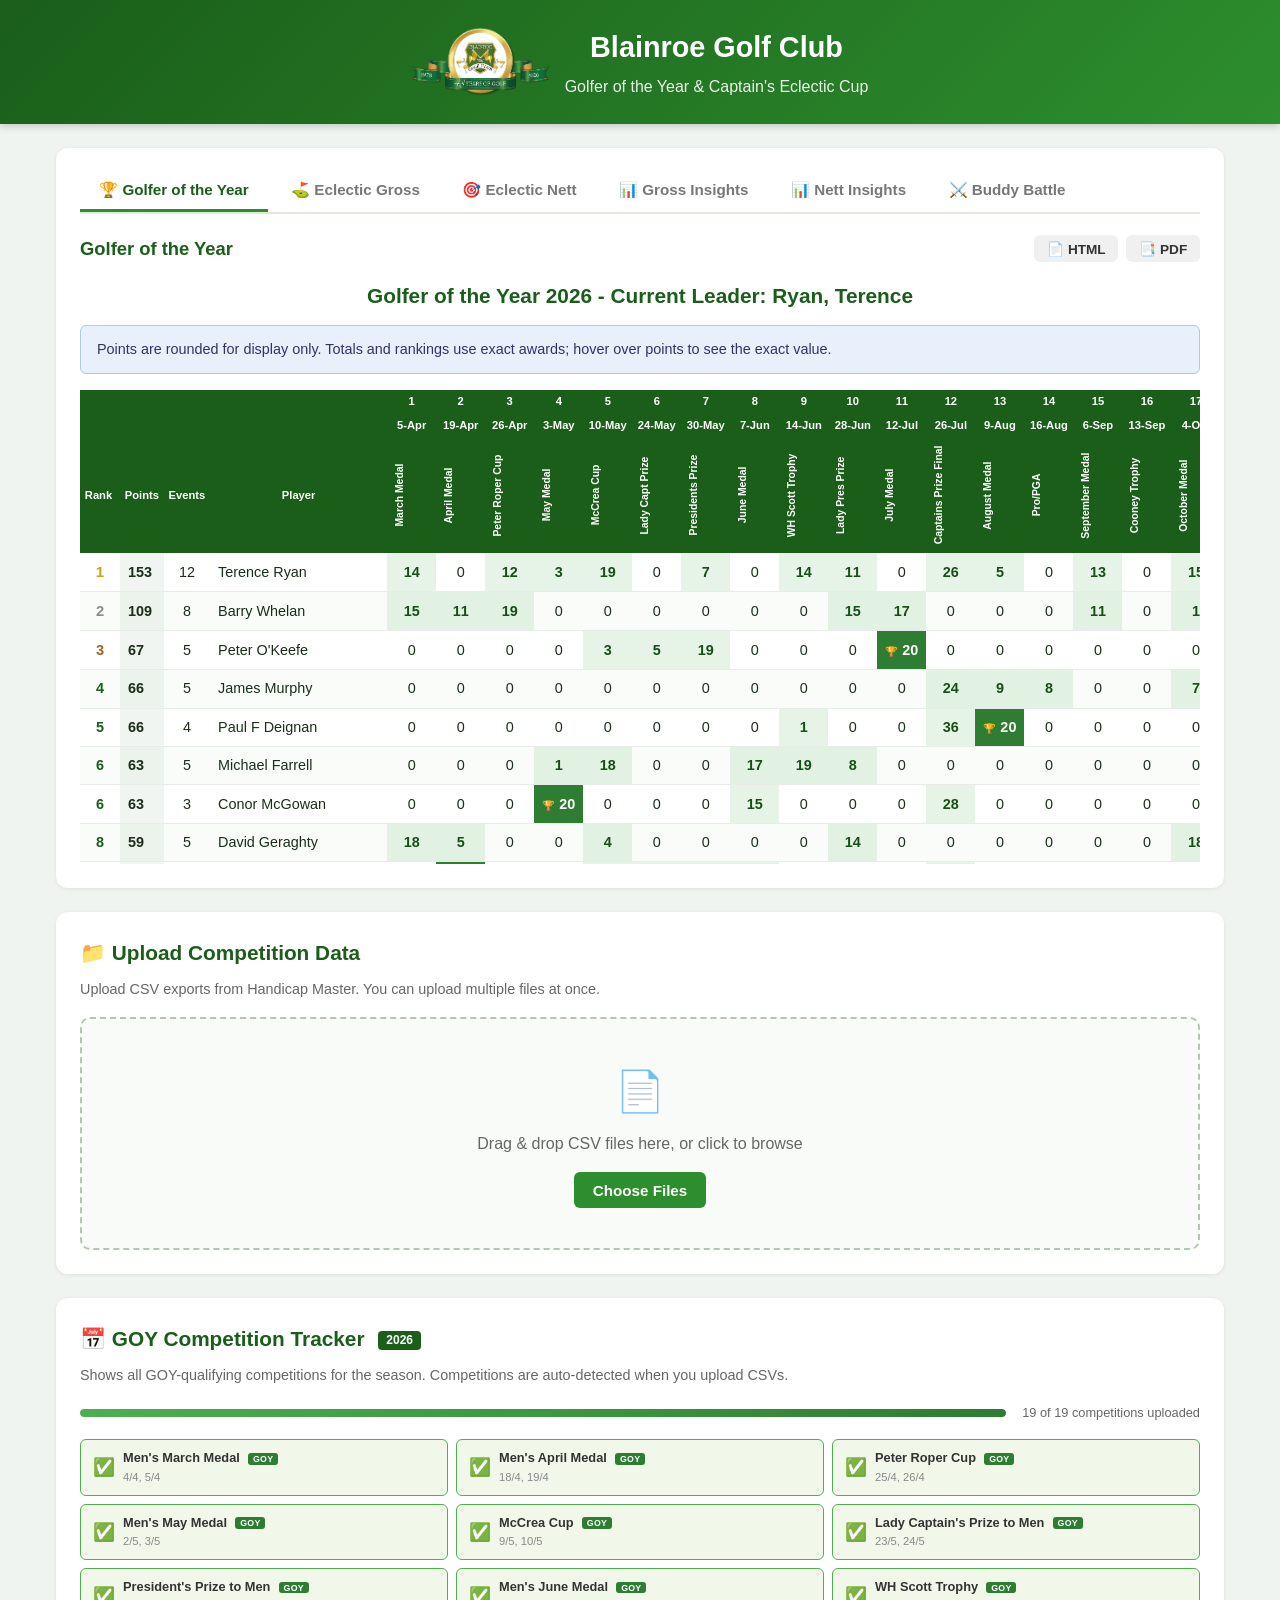
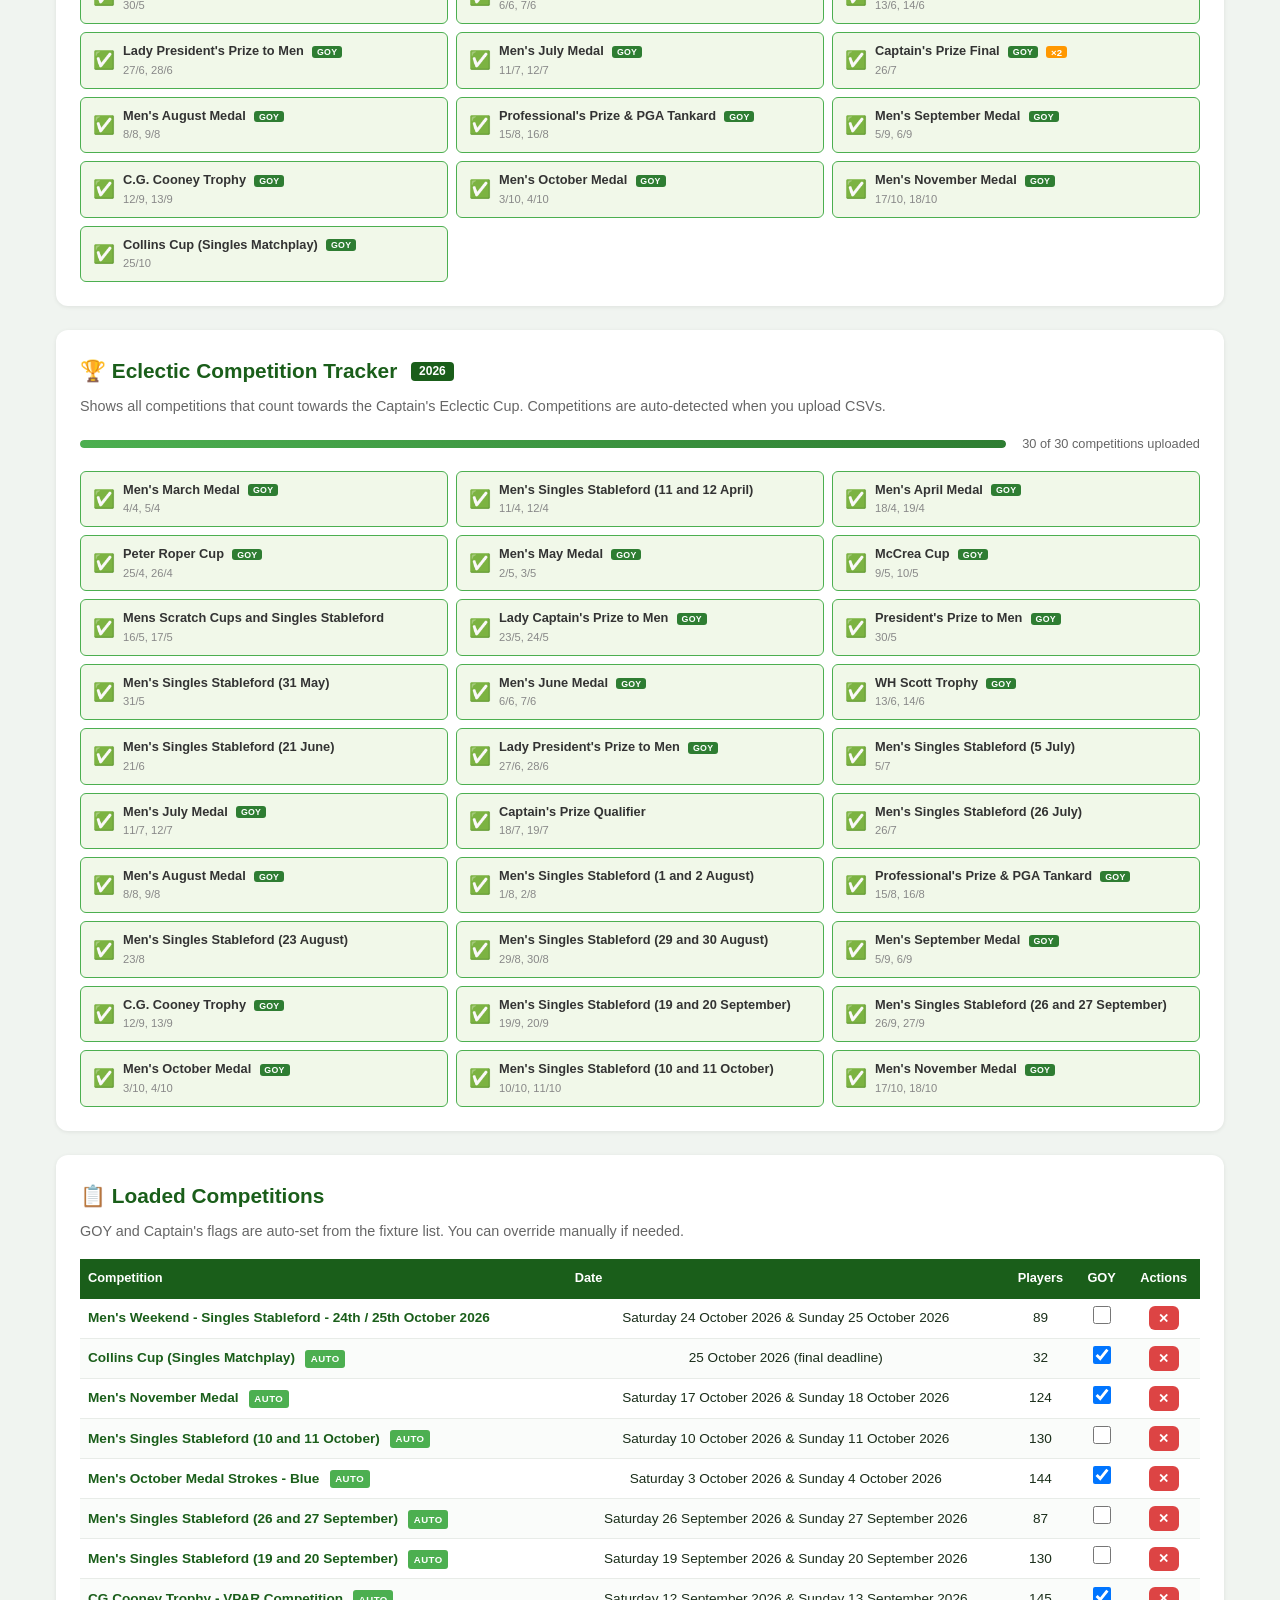
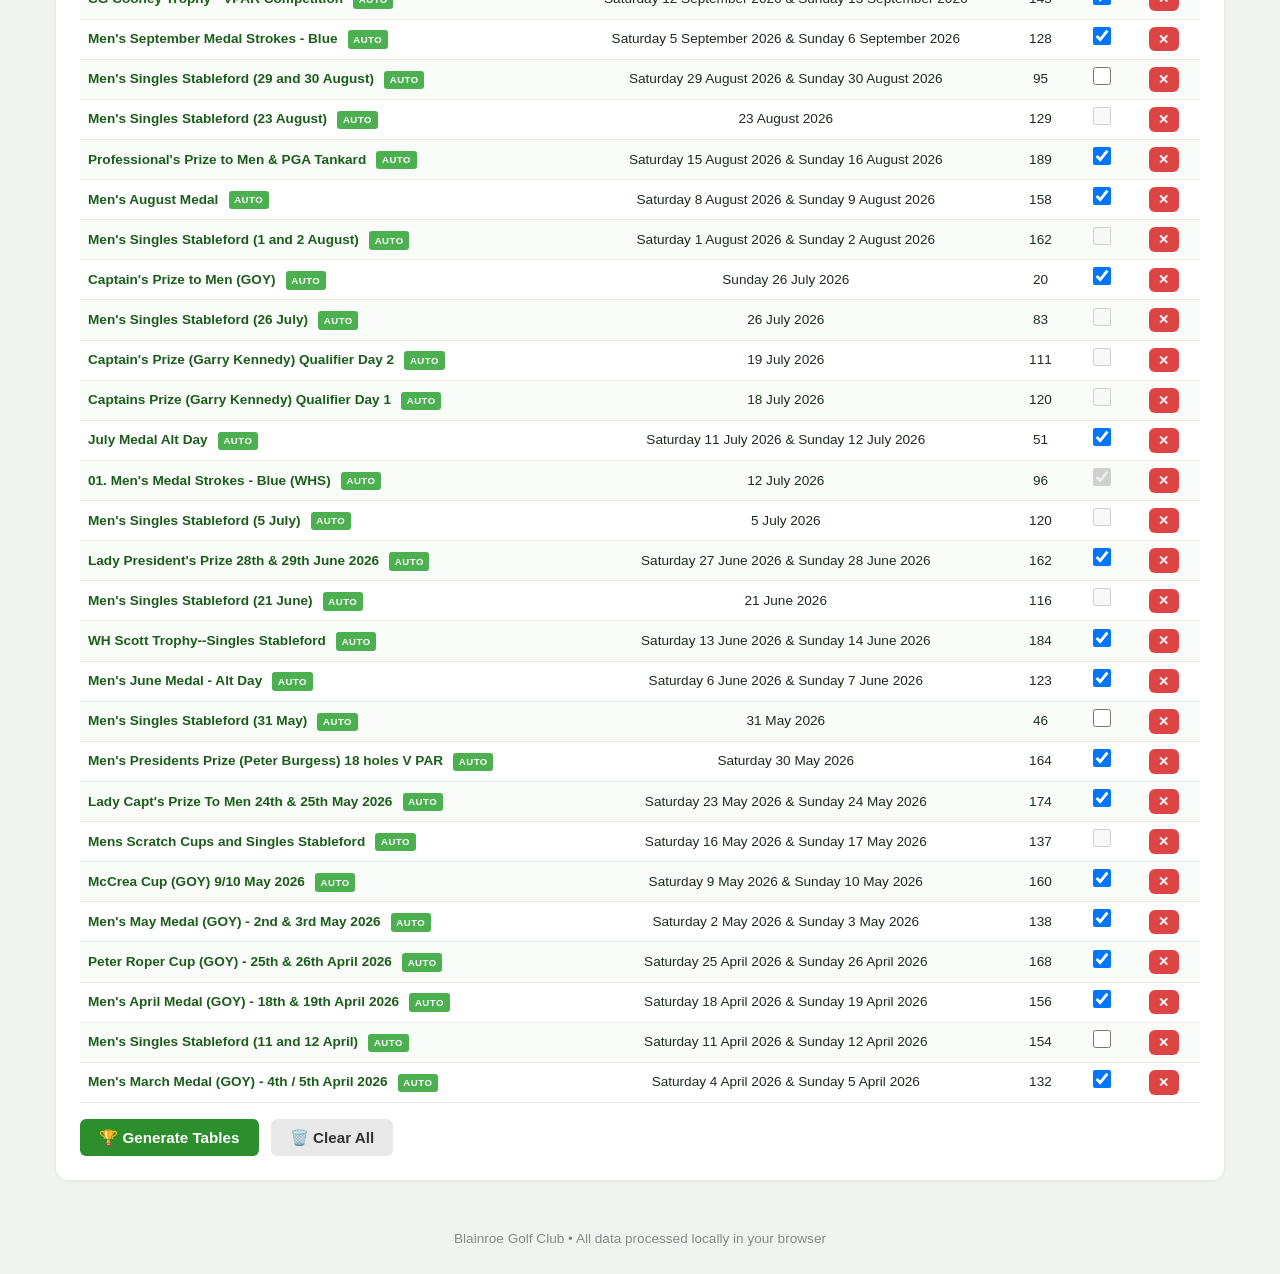
<file: index.html>
<!DOCTYPE html>
<html lang="en">
<head>
    <meta charset="UTF-8">
    <meta name="viewport" content="width=device-width, initial-scale=1.0">
    <title>Blainroe Golf Club - GOY &amp; Eclectic Cup</title>
    <link rel="stylesheet" href="css/styles.css?v=21">
</head>
<body>
    <header>
        <div class="header-content">
            <img src="blainroe-anni-logo.png" alt="Blainroe Golf Club" class="club-logo">
            <div>
                <h1>Blainroe Golf Club</h1>
                <p class="subtitle">Golfer of the Year &amp; Captain's Eclectic Cup</p>
            </div>
        </div>
    </header>

    <main>
        <!-- Results Tabs -->
        <section id="results-section" class="card" style="display:none">
            <div class="tabs">
                <button class="tab active" onclick="switchTab('goy')">🏆 Golfer of the Year</button>
                <button class="tab" onclick="switchTab('eclectic-gross')">⛳ Eclectic Gross</button>
                <button class="tab" onclick="switchTab('eclectic-nett')">🎯 Eclectic Nett</button>
                <button class="tab" onclick="switchTab('eclectic-insights')">📊 Gross Insights</button>
                <button class="tab" onclick="switchTab('eclectic-nett-insights')">📊 Nett Insights</button>
                <button class="tab" onclick="switchTab('buddy-battle')">⚔️ Buddy Battle</button>
            </div>

            <!-- GOY Table -->
            <div id="tab-goy" class="tab-content active">
                <div class="table-header">
                    <h3 id="goy-title">Golfer of the Year</h3>
                    <div class="export-buttons">
                        <button class="btn btn-sm" onclick="exportHTML('goy')">📄 HTML</button>
                        <button class="btn btn-sm" onclick="exportPDF('goy')">📑 PDF</button>
                    </div>
                </div>
                <div class="table-wrapper" id="goy-table-container" tabindex="0" role="region" aria-label="Golfer of the Year leaderboard, scroll for all competitions"></div>
            </div>

            <!-- Eclectic Gross Table -->
            <div id="tab-eclectic-gross" class="tab-content">
                <div class="table-header">
                    <h3 id="eclectic-gross-title">Captain's Eclectic Cup (Gross)</h3>
                    <div class="export-buttons">
                        <button class="btn btn-sm" onclick="exportHTML('eclectic-gross')">📄 HTML</button>
                        <button class="btn btn-sm" onclick="exportPDF('eclectic-gross')">📑 PDF</button>
                    </div>
                </div>
                <div class="table-wrapper" id="eclectic-gross-table-container"></div>
            </div>

            <!-- Eclectic Nett Table -->
            <div id="tab-eclectic-nett" class="tab-content">
                <div class="table-header">
                    <h3 id="eclectic-nett-title">Captain's Eclectic Cup (Nett)</h3>
                    <div class="export-buttons">
                        <button class="btn btn-sm" onclick="exportHTML('eclectic-nett')">📄 HTML</button>
                        <button class="btn btn-sm" onclick="exportPDF('eclectic-nett')">📑 PDF</button>
                    </div>
                </div>
                <div class="table-wrapper" id="eclectic-nett-table-container"></div>
            </div>

            <!-- Eclectic Insights (Gross) -->
            <div id="tab-eclectic-insights" class="tab-content">
                <div class="table-header">
                    <h3>📊 Gross Eclectic Insights</h3>
                    <div class="export-buttons">
                        <button class="btn btn-sm" onclick="exportHTML('eclectic-insights')">📄 HTML</button>
                        <button class="btn btn-sm" onclick="exportPDF('eclectic-insights')">📑 PDF</button>
                    </div>
                </div>
                <div id="eclectic-insights-container"></div>
            </div>

            <!-- Eclectic Insights (Nett) -->
            <div id="tab-eclectic-nett-insights" class="tab-content">
                <div class="table-header">
                    <h3>📊 Nett Eclectic Insights</h3>
                    <div class="export-buttons">
                        <button class="btn btn-sm" onclick="exportHTML('eclectic-nett-insights')">📄 HTML</button>
                        <button class="btn btn-sm" onclick="exportPDF('eclectic-nett-insights')">📑 PDF</button>
                    </div>
                </div>
                <div id="eclectic-nett-insights-container"></div>
            </div>

            <!-- Buddy Battle -->
            <div id="tab-buddy-battle" class="tab-content">
                <div class="table-header">
                    <h3>⚔️ Buddy Battle</h3>
                    <div class="export-buttons">
                        <button class="btn btn-sm" onclick="exportHTML('buddy-battle')">📄 HTML</button>
                        <button class="btn btn-sm" onclick="exportPDF('buddy-battle')">📑 PDF</button>
                    </div>
                </div>
                <div class="h2h-picker">
                    <p class="help-text">Pick up to 8 buddies to compare across GOY, Eclectic Gross &amp; Nett. Just for fun, your list is saved only in this browser, nobody else can see it.</p>
                    <div class="h2h-search-wrapper">
                        <input type="text" id="h2h-search-input" class="h2h-search-input" placeholder="Type a player name to add…" autocomplete="off">
                        <div id="h2h-search-dropdown" class="h2h-dropdown" hidden></div>
                    </div>
                    <div id="h2h-chips" class="h2h-chips"></div>
                    <div class="h2h-actions">
                        <button class="btn btn-sm btn-clear" onclick="clearAllPals()">🗑️ Clear all</button>
                        <span id="h2h-count" class="h2h-count"></span>
                    </div>
                </div>
                <div class="table-wrapper" id="buddy-battle-table-container"></div>
            </div>
        </section>

        <!-- Upload Section -->
        <section id="upload-section" class="card">
            <h2>📁 Upload Competition Data</h2>
            <p class="help-text">Upload CSV exports from Handicap Master. You can upload multiple files at once.</p>
            <div class="upload-area" id="upload-area">
                <div class="upload-icon">📄</div>
                <p>Drag &amp; drop CSV files here, or click to browse</p>
                <input type="file" id="file-input" multiple accept=".csv" hidden>
                <button class="btn btn-primary" onclick="document.getElementById('file-input').click()">Choose Files</button>
            </div>
        </section>

        <!-- GOY Fixture Tracker -->
        <section id="fixture-tracker" class="card" style="display:none">
            <h2>📅 GOY Competition Tracker <span id="fixture-year-badge" class="year-badge"></span></h2>
            <p class="help-text">Shows all GOY-qualifying competitions for the season. Competitions are auto-detected when you upload CSVs.</p>
            <div id="fixture-tracker-content"></div>
        </section>

        <!-- Eclectic Fixture Tracker -->
        <section id="eclectic-tracker" class="card" style="display:none">
            <h2>🏆 Eclectic Competition Tracker <span id="eclectic-year-badge" class="year-badge"></span></h2>
            <p class="help-text">Shows all competitions that count towards the Captain's Eclectic Cup. Competitions are auto-detected when you upload CSVs.</p>
            <div id="eclectic-tracker-content"></div>
        </section>

        <!-- Loaded Competitions -->
        <section id="competitions-section" class="card" style="display:none">
            <h2>📋 Loaded Competitions</h2>
            <p class="help-text">GOY and Captain's flags are auto-set from the fixture list. You can override manually if needed.</p>
            <div class="table-wrapper">
                <table id="competitions-table">
                    <thead>
                        <tr>
                            <th>Competition</th>
                            <th>Date</th>
                            <th>Players</th>
                            <th>GOY</th>
                            <th>Actions</th>
                        </tr>
                    </thead>
                    <tbody></tbody>
                </table>
            </div>
            <div class="actions-bar">
                <button class="btn btn-primary" onclick="generateTables()">🏆 Generate Tables</button>
                <button class="btn btn-secondary" onclick="clearAllData()">🗑️ Clear All</button>
            </div>
        </section>
    </main>

    <footer>
        <p>Blainroe Golf Club &bull; All data processed locally in your browser</p>
    </footer>

    <script src="js/fixtures.js?v=14"></script>
    <script src="js/preloaded-data.js?v=35"></script>
    <script src="js/goy-matchplay-data.js?v=3"></script>
    <script src="js/app.js?v=39"></script>
</body>
</html>
</file>
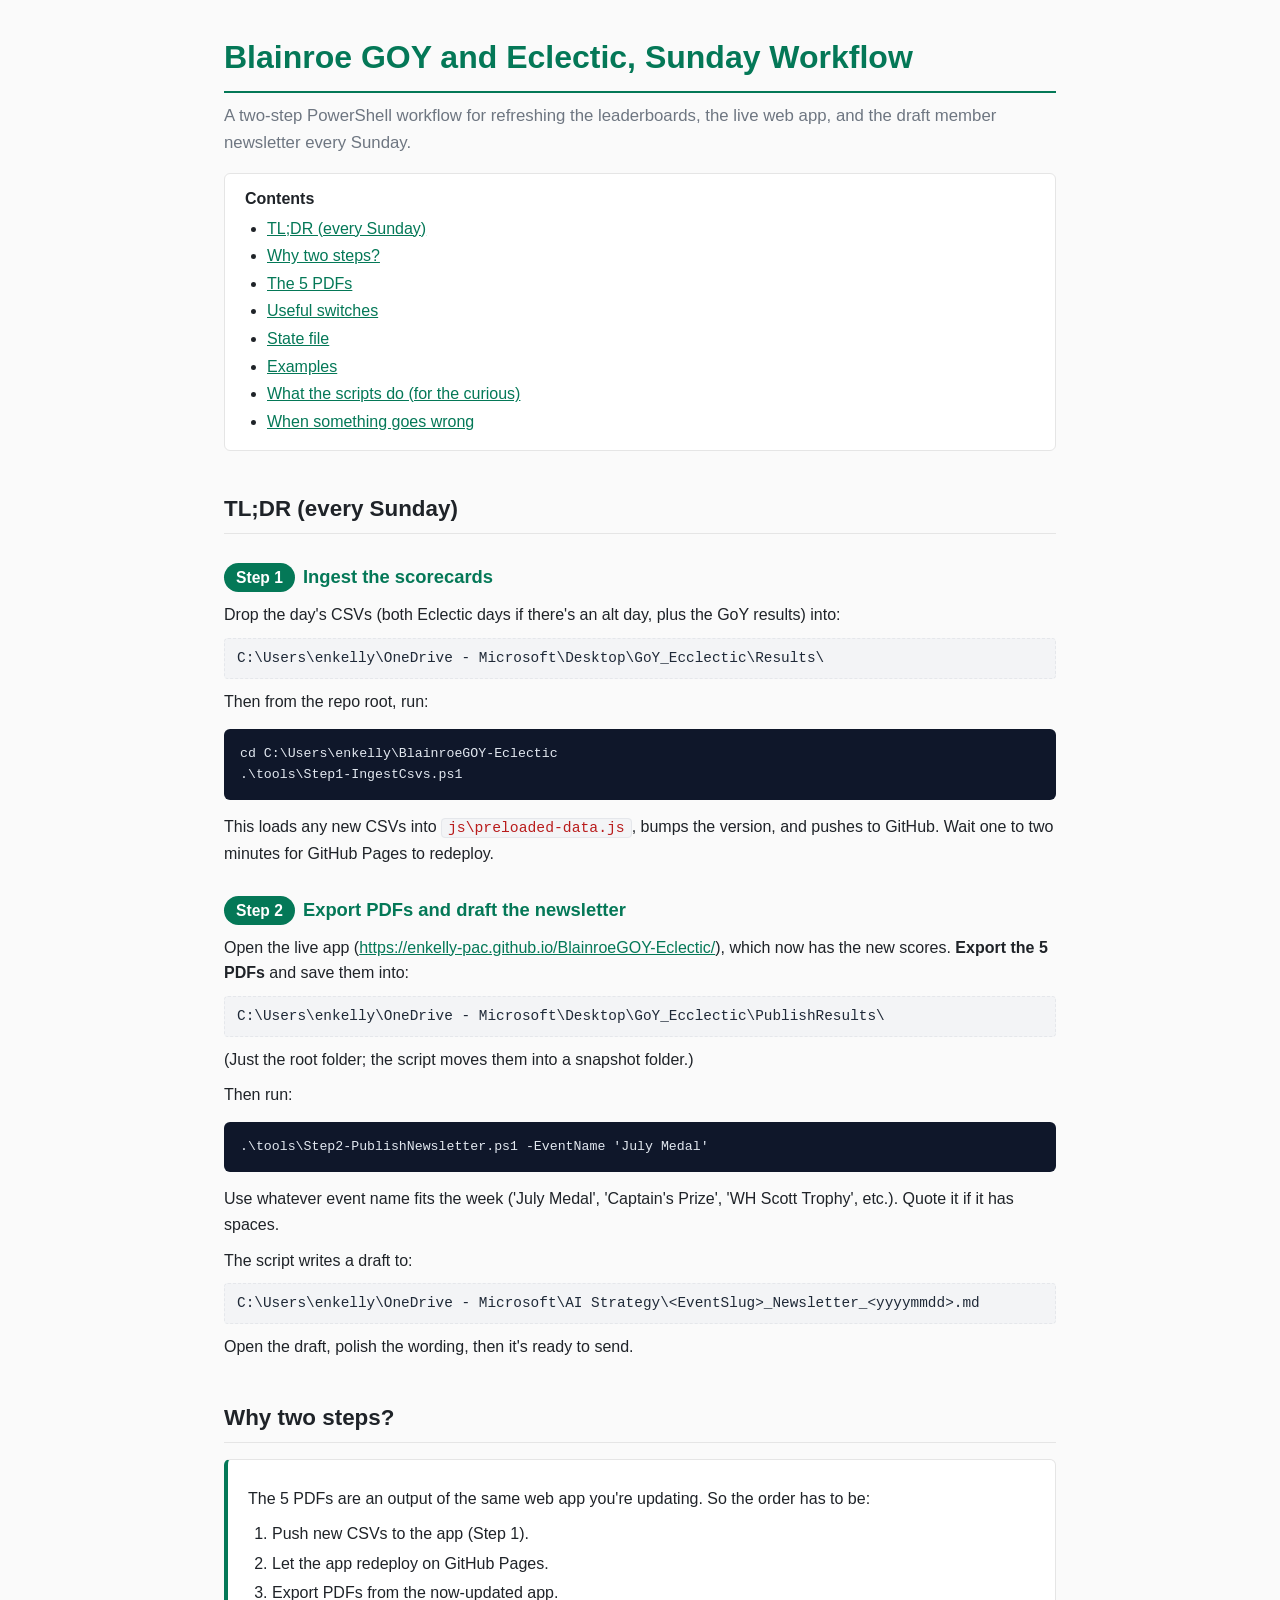
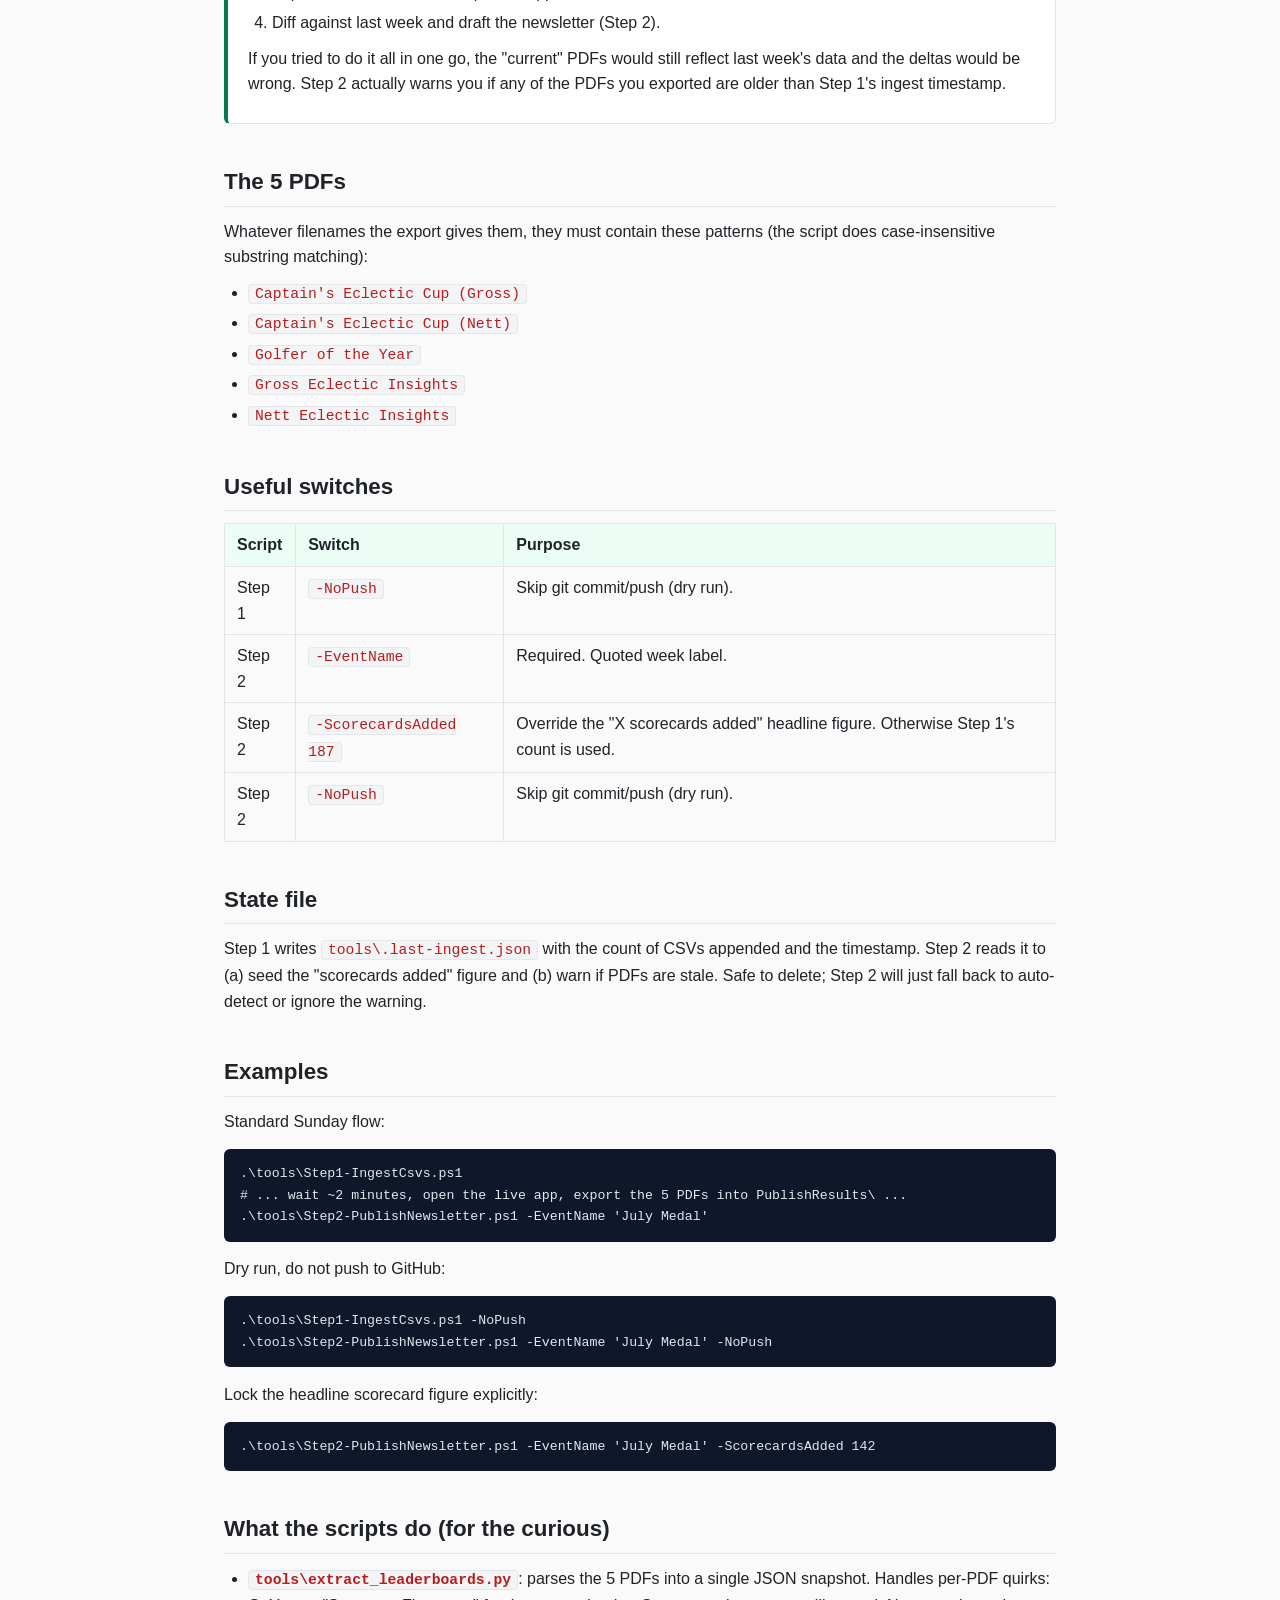
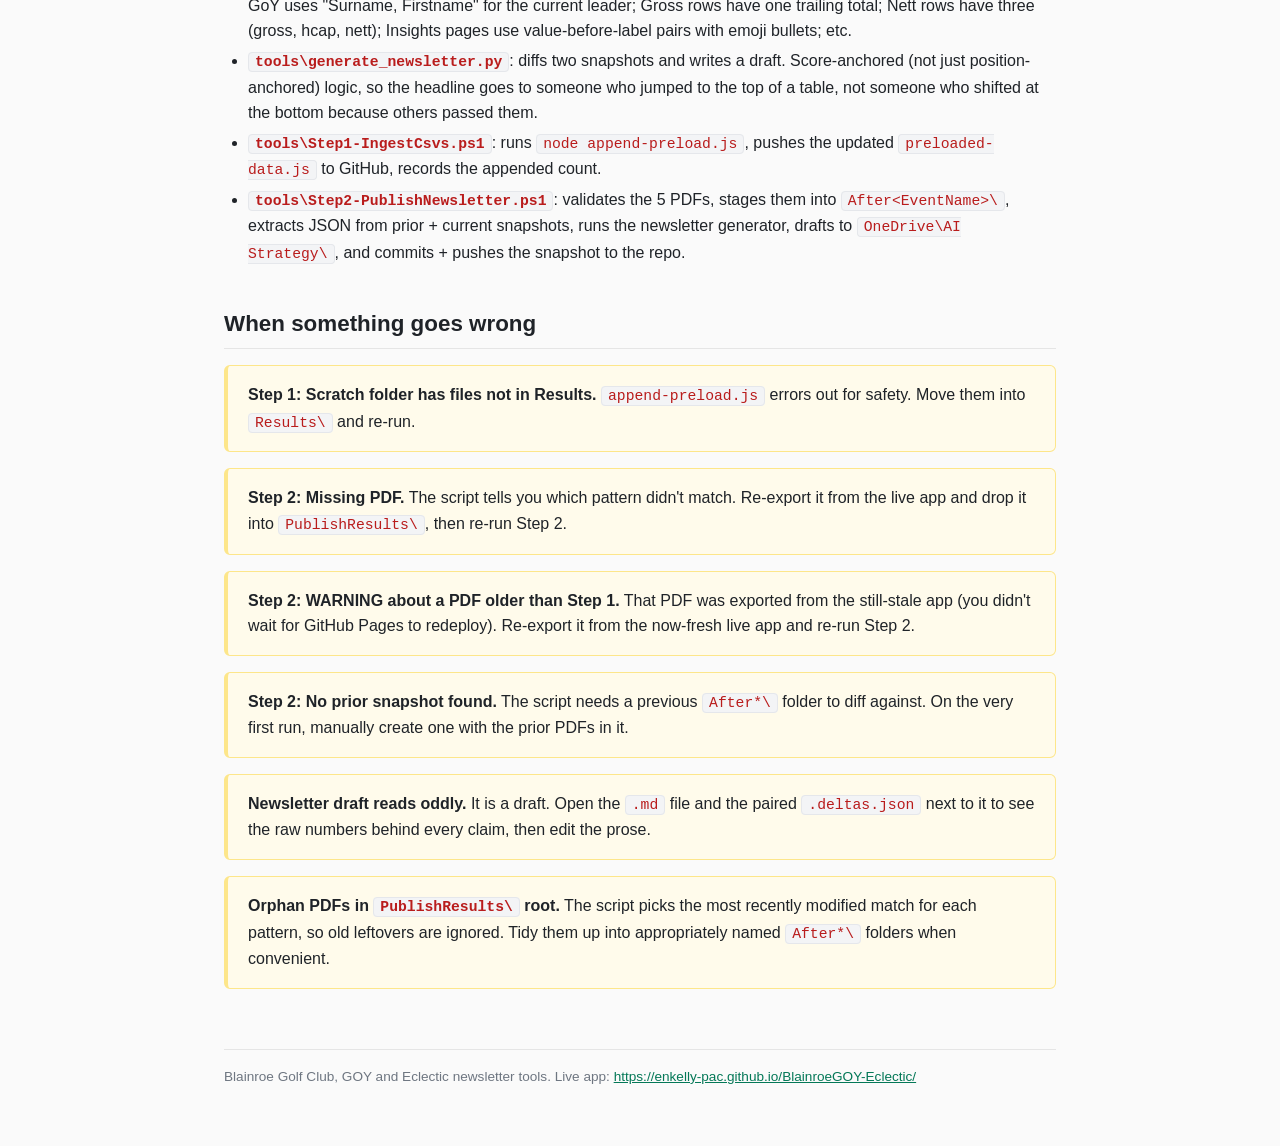
<file: tools/README.html>
<!DOCTYPE html>
<html lang="en">
<head>
<meta charset="UTF-8">
<title>Blainroe GOY and Eclectic, Sunday Workflow</title>
<style>
  :root {
    --bg: #fafafa;
    --panel: #ffffff;
    --border: #e5e5e5;
    --text: #1f2328;
    --muted: #6e7681;
    --accent: #047857;
    --accent-light: #ecfdf5;
    --warn-bg: #fffbeb;
    --warn-border: #fde68a;
    --code-bg: #f3f4f6;
    --code-border: #e5e7eb;
  }
  * { box-sizing: border-box; }
  html, body {
    margin: 0;
    padding: 0;
    background: var(--bg);
    color: var(--text);
    font-family: -apple-system, BlinkMacSystemFont, "Segoe UI", Roboto, sans-serif;
    font-size: 16px;
    line-height: 1.6;
  }
  .container {
    max-width: 880px;
    margin: 0 auto;
    padding: 32px 24px 80px;
  }
  h1 {
    font-size: 2em;
    margin: 0 0 8px;
    color: var(--accent);
    border-bottom: 2px solid var(--accent);
    padding-bottom: 8px;
  }
  h2 {
    font-size: 1.4em;
    margin: 40px 0 12px;
    color: var(--text);
    border-bottom: 1px solid var(--border);
    padding-bottom: 6px;
  }
  h3 {
    font-size: 1.15em;
    margin: 28px 0 10px;
    color: var(--accent);
  }
  p, ul, ol, table { margin: 10px 0; }
  ul, ol { padding-left: 24px; }
  li { margin: 4px 0; }
  code {
    background: var(--code-bg);
    border: 1px solid var(--code-border);
    border-radius: 4px;
    padding: 1px 6px;
    font-family: ui-monospace, SFMono-Regular, Menlo, Consolas, monospace;
    font-size: 0.92em;
    color: #b91c1c;
  }
  pre {
    background: #0f172a;
    color: #e2e8f0;
    border-radius: 6px;
    padding: 14px 16px;
    overflow-x: auto;
    font-family: ui-monospace, SFMono-Regular, Menlo, Consolas, monospace;
    font-size: 0.9em;
    line-height: 1.5;
  }
  pre code {
    background: transparent;
    border: none;
    padding: 0;
    color: inherit;
  }
  .lead {
    font-size: 1.05em;
    color: var(--muted);
  }
  .panel {
    background: var(--panel);
    border: 1px solid var(--border);
    border-left: 4px solid var(--accent);
    border-radius: 6px;
    padding: 16px 20px;
    margin: 16px 0;
  }
  .panel.warn {
    background: var(--warn-bg);
    border-left-color: #d97706;
    border-color: var(--warn-border);
  }
  .step {
    display: inline-block;
    background: var(--accent);
    color: white;
    border-radius: 999px;
    padding: 2px 12px;
    font-size: 0.85em;
    font-weight: 600;
    margin-right: 8px;
  }
  table {
    border-collapse: collapse;
    width: 100%;
  }
  th, td {
    text-align: left;
    padding: 8px 12px;
    border: 1px solid var(--border);
    vertical-align: top;
  }
  th {
    background: var(--accent-light);
    font-weight: 600;
  }
  tbody tr:nth-child(even) { background: #fafafa; }
  .path {
    display: block;
    background: var(--code-bg);
    border: 1px dashed var(--code-border);
    border-radius: 4px;
    padding: 8px 12px;
    margin: 6px 0;
    font-family: ui-monospace, SFMono-Regular, Menlo, Consolas, monospace;
    font-size: 0.9em;
    color: #1f2937;
    word-break: break-all;
  }
  a { color: var(--accent); }
  hr { border: none; border-top: 1px solid var(--border); margin: 28px 0; }
  .toc {
    background: var(--panel);
    border: 1px solid var(--border);
    border-radius: 6px;
    padding: 12px 20px;
    margin: 16px 0 28px;
  }
  .toc ul { margin: 4px 0; padding-left: 22px; }
  .toc li { margin: 2px 0; }
  footer {
    margin-top: 60px;
    padding-top: 16px;
    border-top: 1px solid var(--border);
    color: var(--muted);
    font-size: 0.85em;
  }
</style>
</head>
<body>
<div class="container">

<h1>Blainroe GOY and Eclectic, Sunday Workflow</h1>
<p class="lead">A two-step PowerShell workflow for refreshing the leaderboards, the live web app, and the draft member newsletter every Sunday.</p>

<div class="toc">
  <strong>Contents</strong>
  <ul>
    <li><a href="#tldr">TL;DR (every Sunday)</a></li>
    <li><a href="#why">Why two steps?</a></li>
    <li><a href="#pdfs">The 5 PDFs</a></li>
    <li><a href="#switches">Useful switches</a></li>
    <li><a href="#state">State file</a></li>
    <li><a href="#examples">Examples</a></li>
    <li><a href="#what">What the scripts do (for the curious)</a></li>
    <li><a href="#troubleshooting">When something goes wrong</a></li>
  </ul>
</div>

<h2 id="tldr">TL;DR (every Sunday)</h2>

<h3><span class="step">Step 1</span>Ingest the scorecards</h3>
<p>Drop the day's CSVs (both Eclectic days if there's an alt day, plus the GoY results) into:</p>
<span class="path">C:\Users\enkelly\OneDrive - Microsoft\Desktop\GoY_Ecclectic\Results\</span>
<p>Then from the repo root, run:</p>
<pre><code>cd C:\Users\enkelly\BlainroeGOY-Eclectic
.\tools\Step1-IngestCsvs.ps1</code></pre>
<p>This loads any new CSVs into <code>js\preloaded-data.js</code>, bumps the version, and pushes to GitHub. Wait one to two minutes for GitHub Pages to redeploy.</p>

<h3><span class="step">Step 2</span>Export PDFs and draft the newsletter</h3>
<p>Open the live app (<a href="https://enkelly-pac.github.io/BlainroeGOY-Eclectic/">https://enkelly-pac.github.io/BlainroeGOY-Eclectic/</a>), which now has the new scores. <strong>Export the 5 PDFs</strong> and save them into:</p>
<span class="path">C:\Users\enkelly\OneDrive - Microsoft\Desktop\GoY_Ecclectic\PublishResults\</span>
<p>(Just the root folder; the script moves them into a snapshot folder.)</p>
<p>Then run:</p>
<pre><code>.\tools\Step2-PublishNewsletter.ps1 -EventName 'July Medal'</code></pre>
<p>Use whatever event name fits the week ('July Medal', 'Captain's Prize', 'WH Scott Trophy', etc.). Quote it if it has spaces.</p>
<p>The script writes a draft to:</p>
<span class="path">C:\Users\enkelly\OneDrive - Microsoft\AI Strategy\&lt;EventSlug&gt;_Newsletter_&lt;yyyymmdd&gt;.md</span>
<p>Open the draft, polish the wording, then it's ready to send.</p>

<h2 id="why">Why two steps?</h2>
<div class="panel">
<p>The 5 PDFs are an output of the same web app you're updating. So the order has to be:</p>
<ol>
  <li>Push new CSVs to the app (Step 1).</li>
  <li>Let the app redeploy on GitHub Pages.</li>
  <li>Export PDFs from the now-updated app.</li>
  <li>Diff against last week and draft the newsletter (Step 2).</li>
</ol>
<p>If you tried to do it all in one go, the "current" PDFs would still reflect last week's data and the deltas would be wrong. Step 2 actually warns you if any of the PDFs you exported are older than Step 1's ingest timestamp.</p>
</div>

<h2 id="pdfs">The 5 PDFs</h2>
<p>Whatever filenames the export gives them, they must contain these patterns (the script does case-insensitive substring matching):</p>
<ul>
  <li><code>Captain's Eclectic Cup (Gross)</code></li>
  <li><code>Captain's Eclectic Cup (Nett)</code></li>
  <li><code>Golfer of the Year</code></li>
  <li><code>Gross Eclectic Insights</code></li>
  <li><code>Nett Eclectic Insights</code></li>
</ul>

<h2 id="switches">Useful switches</h2>
<table>
  <thead>
    <tr><th>Script</th><th>Switch</th><th>Purpose</th></tr>
  </thead>
  <tbody>
    <tr><td>Step 1</td><td><code>-NoPush</code></td><td>Skip git commit/push (dry run).</td></tr>
    <tr><td>Step 2</td><td><code>-EventName</code></td><td>Required. Quoted week label.</td></tr>
    <tr><td>Step 2</td><td><code>-ScorecardsAdded 187</code></td><td>Override the "X scorecards added" headline figure. Otherwise Step 1's count is used.</td></tr>
    <tr><td>Step 2</td><td><code>-NoPush</code></td><td>Skip git commit/push (dry run).</td></tr>
  </tbody>
</table>

<h2 id="state">State file</h2>
<p>Step 1 writes <code>tools\.last-ingest.json</code> with the count of CSVs appended and the timestamp. Step 2 reads it to (a) seed the "scorecards added" figure and (b) warn if PDFs are stale. Safe to delete; Step 2 will just fall back to auto-detect or ignore the warning.</p>

<h2 id="examples">Examples</h2>

<p>Standard Sunday flow:</p>
<pre><code>.\tools\Step1-IngestCsvs.ps1
# ... wait ~2 minutes, open the live app, export the 5 PDFs into PublishResults\ ...
.\tools\Step2-PublishNewsletter.ps1 -EventName 'July Medal'</code></pre>

<p>Dry run, do not push to GitHub:</p>
<pre><code>.\tools\Step1-IngestCsvs.ps1 -NoPush
.\tools\Step2-PublishNewsletter.ps1 -EventName 'July Medal' -NoPush</code></pre>

<p>Lock the headline scorecard figure explicitly:</p>
<pre><code>.\tools\Step2-PublishNewsletter.ps1 -EventName 'July Medal' -ScorecardsAdded 142</code></pre>

<h2 id="what">What the scripts do (for the curious)</h2>
<ul>
  <li><strong><code>tools\extract_leaderboards.py</code></strong>: parses the 5 PDFs into a single JSON snapshot. Handles per-PDF quirks: GoY uses "Surname, Firstname" for the current leader; Gross rows have one trailing total; Nett rows have three (gross, hcap, nett); Insights pages use value-before-label pairs with emoji bullets; etc.</li>
  <li><strong><code>tools\generate_newsletter.py</code></strong>: diffs two snapshots and writes a draft. Score-anchored (not just position-anchored) logic, so the headline goes to someone who jumped to the top of a table, not someone who shifted at the bottom because others passed them.</li>
  <li><strong><code>tools\Step1-IngestCsvs.ps1</code></strong>: runs <code>node append-preload.js</code>, pushes the updated <code>preloaded-data.js</code> to GitHub, records the appended count.</li>
  <li><strong><code>tools\Step2-PublishNewsletter.ps1</code></strong>: validates the 5 PDFs, stages them into <code>After&lt;EventName&gt;\</code>, extracts JSON from prior + current snapshots, runs the newsletter generator, drafts to <code>OneDrive\AI Strategy\</code>, and commits + pushes the snapshot to the repo.</li>
</ul>

<h2 id="troubleshooting">When something goes wrong</h2>

<div class="panel warn">
  <strong>Step 1: Scratch folder has files not in Results.</strong> <code>append-preload.js</code> errors out for safety. Move them into <code>Results\</code> and re-run.
</div>

<div class="panel warn">
  <strong>Step 2: Missing PDF.</strong> The script tells you which pattern didn't match. Re-export it from the live app and drop it into <code>PublishResults\</code>, then re-run Step 2.
</div>

<div class="panel warn">
  <strong>Step 2: WARNING about a PDF older than Step 1.</strong> That PDF was exported from the still-stale app (you didn't wait for GitHub Pages to redeploy). Re-export it from the now-fresh live app and re-run Step 2.
</div>

<div class="panel warn">
  <strong>Step 2: No prior snapshot found.</strong> The script needs a previous <code>After*\</code> folder to diff against. On the very first run, manually create one with the prior PDFs in it.
</div>

<div class="panel warn">
  <strong>Newsletter draft reads oddly.</strong> It is a draft. Open the <code>.md</code> file and the paired <code>.deltas.json</code> next to it to see the raw numbers behind every claim, then edit the prose.
</div>

<div class="panel warn">
  <strong>Orphan PDFs in <code>PublishResults\</code> root.</strong> The script picks the most recently modified match for each pattern, so old leftovers are ignored. Tidy them up into appropriately named <code>After*\</code> folders when convenient.
</div>

<footer>
  Blainroe Golf Club, GOY and Eclectic newsletter tools. Live app: <a href="https://enkelly-pac.github.io/BlainroeGOY-Eclectic/">https://enkelly-pac.github.io/BlainroeGOY-Eclectic/</a>
</footer>

</div>
</body>
</html>
</file>
<file: css/styles.css>
/* ============ RESET & BASE ============ */
*, *::before, *::after { box-sizing: border-box; margin: 0; padding: 0; }

body {
    font-family: -apple-system, BlinkMacSystemFont, 'Segoe UI', Roboto, sans-serif;
    background: #f0f4f0;
    color: #1a2e1a;
    line-height: 1.6;
    min-height: 100vh;
}

/* ============ HEADER ============ */
header {
    background: linear-gradient(135deg, #1a5e1a 0%, #2d8e2d 100%);
    color: white;
    padding: 1.5rem 2rem;
    text-align: center;
    box-shadow: 0 2px 8px rgba(0,0,0,0.2);
}
header h1 { font-size: 1.8rem; font-weight: 700; }
.subtitle { opacity: 0.9; font-size: 1rem; margin-top: 0.25rem; }

.header-content {
    display: flex;
    align-items: center;
    justify-content: center;
    gap: 1rem;
}

.club-logo {
    height: 70px;
    width: auto;
    border-radius: 8px;
}

/* ============ MAIN ============ */
main {
    max-width: 1200px;
    margin: 1.5rem auto;
    padding: 0 1rem;
}

/* ============ CARDS ============ */
.card {
    background: white;
    border-radius: 12px;
    padding: 1.5rem;
    margin-bottom: 1.5rem;
    box-shadow: 0 1px 4px rgba(0,0,0,0.08);
}
.card h2 { font-size: 1.3rem; margin-bottom: 0.5rem; color: #1a5e1a; }
.help-text { color: #666; font-size: 0.9rem; margin-bottom: 1rem; }

/* ============ UPLOAD ============ */
.upload-area {
    border: 2px dashed #b0c8b0;
    border-radius: 10px;
    padding: 2.5rem;
    text-align: center;
    background: #f8fbf8;
    transition: all 0.2s;
    cursor: pointer;
}
.upload-area:hover, .upload-area.dragover {
    border-color: #2d8e2d;
    background: #eef6ee;
}
.upload-icon { font-size: 2.5rem; margin-bottom: 0.5rem; }
.upload-area p { color: #666; margin-bottom: 1rem; }

/* ============ BUTTONS ============ */
.btn {
    display: inline-block;
    padding: 0.6rem 1.2rem;
    border: none;
    border-radius: 6px;
    font-size: 0.95rem;
    font-weight: 600;
    cursor: pointer;
    transition: all 0.15s;
}
.btn-primary { background: #2d8e2d; color: white; }
.btn-primary:hover { background: #1a6e1a; }
.btn-secondary { background: #e8e8e8; color: #333; }
.btn-secondary:hover { background: #d0d0d0; }
.btn-sm { padding: 0.35rem 0.8rem; font-size: 0.85rem; background: #f0f0f0; color: #333; }
.btn-sm:hover { background: #ddd; }
.btn-danger { background: #d44; color: white; padding: 0.3rem 0.6rem; font-size: 0.8rem; }
.btn-danger:hover { background: #b33; }

.actions-bar { margin-top: 1rem; display: flex; gap: 0.75rem; }

/* ============ TABLES ============ */
.table-wrapper { overflow-x: auto; }

#goy-table-container {
    max-height: 65vh;
    overflow-x: scroll;
    overflow-y: auto;
}

table {
    width: 100%;
    border-collapse: collapse;
    font-size: 0.9rem;
}
thead { background: #1a5e1a; color: white; }
th {
    padding: 0.6rem 0.5rem;
    text-align: center;
    font-weight: 700;
    white-space: nowrap;
    font-size: 0.85rem;
}
th:first-child, th:nth-child(2) { text-align: left; }
td {
    padding: 0.45rem 0.5rem;
    text-align: center;
    border-bottom: 1px solid #e8ece8;
    white-space: nowrap;
}
td:first-child { text-align: center; font-weight: 600; color: #1a5e1a; }
td:nth-child(2) { text-align: left; }
tbody tr:hover { background: #f4f9f4; }
tbody tr:nth-child(even) { background: #fafcfa; }
tbody tr:nth-child(even):hover { background: #f0f6f0; }

/* Highlight top 3 */
tbody tr.rank-1 td:first-child { color: #c8a415; font-size: 1.05em; }
tbody tr.rank-2 td:first-child { color: #8a8a8a; font-size: 1.02em; }
tbody tr.rank-3 td:first-child { color: #a0622a; font-size: 1.02em; }

/* Total column emphasis */
td.total-cell, th.total-col { font-weight: 700; background: rgba(26,94,26,0.06); }
th.total-col { background: rgba(255,255,255,0.15); }

/* Hole numbers row */
tr.par-row td { background: #e8f0e8; font-weight: 600; font-size: 0.8rem; color: #555; }
tr.si-row td { background: #f0f4f0; font-size: 0.75rem; color: #888; }

/* ============ COMPETITIONS TABLE ============ */
#competitions-table th { font-size: 0.8rem; }
#competitions-table td { font-size: 0.85rem; }
#competitions-table input[type="checkbox"] { width: 18px; height: 18px; cursor: pointer; }
#competitions-table td:nth-child(2) { text-align: center; }

/* ============ TABS ============ */
.tabs {
    display: flex;
    gap: 0.25rem;
    border-bottom: 2px solid #e0e8e0;
    margin-bottom: 1.25rem;
}
.tab {
    padding: 0.6rem 1.2rem;
    border: none;
    background: none;
    font-size: 0.95rem;
    font-weight: 600;
    color: #777;
    cursor: pointer;
    border-bottom: 3px solid transparent;
    transition: all 0.15s;
}
.tab:hover { color: #1a5e1a; }
.tab.active { color: #1a5e1a; border-bottom-color: #2d8e2d; }
.tab-content { display: none; overflow-x: hidden; }
.tab-content.active { display: block; }

.table-header {
    display: flex;
    justify-content: space-between;
    align-items: center;
    margin-bottom: 1rem;
    flex-wrap: wrap;
    gap: 0.5rem;
}
.table-header h3 { color: #1a5e1a; font-size: 1.15rem; }
.export-buttons { display: flex; gap: 0.5rem; }

/* ============ BUDDY BATTLE ============ */
.h2h-picker {
    background: #f7faf7;
    border: 1px solid #d8e6d8;
    border-radius: 10px;
    padding: 1rem 1.1rem;
    margin-bottom: 1.25rem;
}
.h2h-search-wrapper {
    position: relative;
    margin-bottom: 0.75rem;
}
.h2h-search-input {
    width: 100%;
    padding: 0.6rem 0.9rem;
    border: 1px solid #b0c8b0;
    border-radius: 8px;
    font-size: 0.95rem;
    font-family: inherit;
    background: white;
    color: #1a2e1a;
}
.h2h-search-input:focus {
    outline: none;
    border-color: #2d8e2d;
    box-shadow: 0 0 0 3px rgba(45,142,45,0.15);
}
.h2h-dropdown {
    position: absolute;
    top: 100%;
    left: 0;
    right: 0;
    background: white;
    border: 1px solid #b0c8b0;
    border-top: none;
    border-radius: 0 0 8px 8px;
    max-height: 280px;
    overflow-y: auto;
    z-index: 50;
    box-shadow: 0 4px 12px rgba(0,0,0,0.08);
}
.h2h-dropdown-item {
    padding: 0.5rem 0.9rem;
    cursor: pointer;
    font-size: 0.92rem;
    border-bottom: 1px solid #eef4ee;
}
.h2h-dropdown-item:last-child { border-bottom: none; }
.h2h-dropdown-item:hover,
.h2h-dropdown-item.active { background: #eaf4ea; color: #1a5e1a; }
.h2h-dropdown-item.disabled { color: #bbb; cursor: not-allowed; background: #fafafa; }
.h2h-dropdown-empty {
    padding: 0.7rem 0.9rem;
    color: #888;
    font-size: 0.9rem;
    font-style: italic;
}
.h2h-chips {
    display: flex;
    flex-wrap: wrap;
    gap: 0.4rem;
    min-height: 1.5rem;
    margin-bottom: 0.6rem;
}
.h2h-chip {
    display: inline-flex;
    align-items: center;
    gap: 0.35rem;
    background: #1a5e1a;
    color: white;
    padding: 0.3rem 0.6rem 0.3rem 0.75rem;
    border-radius: 999px;
    font-size: 0.88rem;
    font-weight: 600;
}
.h2h-chip-remove {
    background: rgba(255,255,255,0.25);
    border: none;
    color: white;
    width: 1.2rem;
    height: 1.2rem;
    border-radius: 50%;
    cursor: pointer;
    font-size: 0.8rem;
    line-height: 1;
    display: inline-flex;
    align-items: center;
    justify-content: center;
    padding: 0;
}
.h2h-chip-remove:hover { background: rgba(255,255,255,0.45); }
.h2h-chips-empty {
    color: #888;
    font-style: italic;
    font-size: 0.9rem;
}
.h2h-actions {
    display: flex;
    justify-content: space-between;
    align-items: center;
    flex-wrap: wrap;
    gap: 0.5rem;
}
.h2h-count { color: #4a5a4a; font-size: 0.85rem; }
.btn-clear { background: #eee; color: #444; }
.btn-clear:hover { background: #ddd; }

.h2h-empty-state {
    text-align: center;
    padding: 2.5rem 1rem;
    color: #4a5a4a;
}
.h2h-empty-state .emoji { font-size: 2.5rem; display: block; margin-bottom: 0.5rem; }

.h2h-section { margin-top: 1.5rem; }
.h2h-section h4 {
    color: #1a5e1a;
    font-size: 1.05rem;
    margin-bottom: 0.5rem;
    padding-bottom: 0.35rem;
    border-bottom: 1px solid #d8e6d8;
}
.h2h-table {
    width: 100%;
    border-collapse: collapse;
    font-size: 0.93rem;
}
.h2h-table thead { background: #1a5e1a; color: white; }
.h2h-table th, .h2h-table td {
    padding: 0.5rem 0.6rem;
    border-bottom: 1px solid #e5ece5;
    text-align: left;
}
.h2h-table th { font-weight: 600; font-size: 0.85rem; }
.h2h-table tbody tr:nth-child(even) { background: #f7faf7; }
.h2h-table .num { text-align: right; font-variant-numeric: tabular-nums; }
.h2h-table .hole { text-align: center; padding: 0.35rem 0.3rem; font-variant-numeric: tabular-nums; }
.h2h-table tr.h2h-leader { background: #fff7cf !important; font-weight: 600; }
.h2h-table tr.h2h-leader td:first-child::before { content: "🥇 "; }
.h2h-trophy { color: #b8861b; font-size: 0.9rem; margin-left: 0.25rem; }
.h2h-takeaways {
    background: #fffdf5;
    border-left: 4px solid #ffd95a;
    border-radius: 4px;
    padding: 0.8rem 1rem;
    margin-top: 1rem;
}
.h2h-takeaways h4 { color: #5a4500; border: none; padding: 0; }
.h2h-takeaways ul { margin-left: 1.2rem; }
.h2h-takeaways li { margin: 0.3rem 0; }

/* ============ FOOTER ============ */
footer {
    text-align: center;
    padding: 1.5rem;
    color: #888;
    font-size: 0.85rem;
}

/* ============ PRINT STYLES ============ */
@media print {
    #goy-table-container { max-height: none; overflow: visible; }
    header, .upload-area, .actions-bar, .export-buttons, .tabs, footer,
    #upload-section, #competitions-section { display: none !important; }
    .card { box-shadow: none; padding: 0; }
    .tab-content { display: block !important; page-break-after: always; }
    body { background: white; }
    main { max-width: 100%; margin: 0; padding: 0; }
}

/* ============ RESPONSIVE ============ */
@media (max-width: 768px) {
    header h1 { font-size: 1.4rem; }
    .card { padding: 1rem; }
    .tabs { flex-wrap: wrap; }
    .tab { font-size: 0.85rem; padding: 0.5rem 0.8rem; }
}

/* ============ STATUS MESSAGES ============ */
.status-msg {
    padding: 0.75rem 1rem;
    border-radius: 6px;
    margin-bottom: 1rem;
    font-size: 0.9rem;
}
.status-msg.success { background: #e6f4e6; color: #1a5e1a; border: 1px solid #b0d0b0; }
.status-msg.error { background: #fce8e8; color: #a33; border: 1px solid #e0b0b0; }
.status-msg.info { background: #e8f0fc; color: #336; border: 1px solid #b0c8e0; }

/* ============ GOY TABLE ============ */
.goy-title-bar {
    text-align: center;
    font-size: 1.3rem;
    font-weight: 700;
    color: #1a5e1a;
    margin-bottom: 0.75rem;
}

.comp-col { min-width: 40px; text-align: center; }
.goy-scored {
    background: rgba(76, 175, 80, 0.14);
    color: #174f17;
    font-weight: 600;
}
.goy-winner {
    background: #2e7d32;
    color: #fff;
    font-weight: 700;
}
.goy-win-icon {
    font-size: 0.7em;
}
.comp-col-header {
    writing-mode: vertical-lr;
    text-orientation: mixed;
    transform: rotate(180deg);
    max-height: 120px;
    font-size: 0.65rem;
    padding: 0.3rem 0.1rem;
    line-height: 1.2;
}
.goy-tbc-col {
    min-width: 64px;
}
.goy-tbc-col .comp-col-header {
    writing-mode: horizontal-tb;
    transform: none;
    width: 64px;
    max-height: none;
    white-space: normal;
    line-height: 1.15;
}

.goy-header-row th {
    font-size: 0.7rem;
    padding: 0.2rem 0.3rem;
}

.goy-date-header {
    font-size: 0.7rem;
    color: #fff;
    font-weight: 600;
}

.goy-subheader th {
    font-size: 0.65rem;
    font-weight: 600;
    padding: 0.15rem 0.3rem;
    border-bottom: 2px solid #fff;
}

#goy-table .player-name {
    text-align: left;
    white-space: nowrap;
}

/* ============ AUTO-DETECT BADGE ============ */
.auto-badge {
    display: inline-block;
    background: #4caf50;
    color: white;
    font-size: 0.6rem;
    font-weight: 700;
    padding: 0.1rem 0.35rem;
    border-radius: 3px;
    margin-left: 0.4rem;
    vertical-align: middle;
    letter-spacing: 0.5px;
}

/* ============ FIXTURE TRACKER ============ */
.year-badge {
    background: #1a5e1a;
    color: white;
    font-size: 0.75rem;
    padding: 0.15rem 0.5rem;
    border-radius: 4px;
    margin-left: 0.5rem;
    vertical-align: middle;
}

.fixture-progress {
    display: flex;
    align-items: center;
    gap: 1rem;
    margin-bottom: 1rem;
}

.fixture-progress-bar {
    flex: 1;
    height: 8px;
    background: #e0e0e0;
    border-radius: 4px;
    overflow: hidden;
}

.fixture-progress-fill {
    height: 100%;
    background: linear-gradient(90deg, #4caf50, #2e7d32);
    border-radius: 4px;
    transition: width 0.4s ease;
}

.fixture-progress-text {
    font-size: 0.8rem;
    color: #666;
    white-space: nowrap;
}

.fixture-grid {
    display: grid;
    grid-template-columns: repeat(auto-fill, minmax(280px, 1fr));
    gap: 0.5rem;
}

.fixture-card {
    display: flex;
    align-items: center;
    gap: 0.5rem;
    padding: 0.5rem 0.75rem;
    border-radius: 6px;
    border: 1px solid #e0e0e0;
    background: white;
    transition: transform 0.1s;
}
.fixture-card:hover { transform: translateY(-1px); box-shadow: 0 2px 4px rgba(0,0,0,0.08); }

.fixture-icon { font-size: 1.1rem; flex-shrink: 0; }

.fixture-detail {
    display: flex;
    flex-direction: column;
    min-width: 0;
}

.fixture-name {
    font-size: 0.8rem;
    font-weight: 600;
    color: #333;
    white-space: nowrap;
    overflow: hidden;
    text-overflow: ellipsis;
}

.fixture-date {
    font-size: 0.7rem;
    color: #888;
}

.captain-badge {
    background: #ff9800;
    color: white;
    font-size: 0.6rem;
    font-weight: 700;
    padding: 0.05rem 0.3rem;
    border-radius: 3px;
    margin-left: 0.3rem;
}

.goy-badge {
    background: #2e7d32;
    color: white;
    font-size: 0.55rem;
    font-weight: 700;
    letter-spacing: 0.03em;
    padding: 0.05rem 0.3rem;
    border-radius: 3px;
    margin-left: 0.3rem;
    vertical-align: middle;
}

.fixture-done { border-color: #4caf50; background: #f1f8e9; }
.fixture-missed { border-color: #ff9800; background: #fff8e1; }
.fixture-current { border-color: #2196f3; background: #e3f2fd; }
.fixture-upcoming { border-color: #e0e0e0; background: white; }

/* ============ INSIGHTS ============ */
.insights-grid {
    display: grid;
    grid-template-columns: repeat(auto-fill, minmax(380px, 1fr));
    gap: 1rem;
    margin-top: 0.5rem;
    max-width: 100%;
    overflow: hidden;
}

.insight-card {
    background: white;
    border: 1px solid #e0e0e0;
    border-radius: 8px;
    padding: 1rem;
    box-shadow: 0 1px 3px rgba(0,0,0,0.06);
    overflow-x: auto;
    min-width: 0;
}

.insight-card h4 {
    margin-bottom: 0.6rem;
    color: #1a5e1a;
    font-size: 1rem;
}

.insight-wide {
    grid-column: 1 / -1;
    overflow-x: auto;
}

.insight-stats {
    display: flex;
    flex-wrap: wrap;
    gap: 1rem;
    justify-content: center;
}

.stat-item {
    display: flex;
    flex-direction: column;
    align-items: center;
    min-width: 70px;
}

.stat-num {
    font-size: 1.6rem;
    font-weight: 700;
    color: #1a5e1a;
}

.stat-label {
    font-size: 0.75rem;
    color: #888;
    text-align: center;
}

.insight-table {
    width: 100%;
    border-collapse: collapse;
    font-size: 0.82rem;
    table-layout: auto;
}

.insight-table th {
    background: #e8f0e8;
    color: #333;
    padding: 0.4rem 0.5rem;
    text-align: center;
    font-weight: 600;
    font-size: 0.75rem;
    border-bottom: 2px solid #c0d0c0;
}

.insight-table td {
    padding: 0.35rem 0.5rem;
    text-align: center;
    border-bottom: 1px solid #eee;
}

.insight-table td:first-child {
    text-align: left;
}

.insight-table td:nth-child(2) {
    text-align: left;
}

.insight-table th:first-child {
    text-align: left;
}

.insight-table th:nth-child(2) {
    text-align: left;
}

.insight-subtitle {
    font-size: 0.8rem;
    color: #888;
    margin-bottom: 0.5rem;
}

.record-holder {
    font-size: 0.6rem;
    color: #555;
    max-width: 80px;
    overflow: hidden;
    text-overflow: ellipsis;
    white-space: nowrap;
}

.sortable { cursor: pointer; user-select: none; }
.sortable:hover { background: #d0e0d0; }

/* ============ ECLECTIC TABLES ============ */
.eclectic-title-bar {
    text-align: center;
    font-size: 1.2rem;
    font-weight: 700;
    color: #1a5e1a;
    margin-bottom: 1rem;
    padding: 0.5rem;
}
.eclectic-table { font-size: 0.82rem; }
.eclectic-table th { padding: 0.4rem 0.3rem; font-size: 0.85rem; font-weight: 700; white-space: nowrap; }
.eclectic-table td { padding: 0.35rem 0.3rem; min-width: 28px; }
.eclectic-table .player-name { text-align: left; font-weight: 600; white-space: nowrap; }
.eclectic-table .rnds-col { min-width: 36px; }
.eclectic-table .par-row th {
    background: #e8f0e8 !important;
    color: #555;
    font-weight: 600;
    font-size: 0.78rem;
}
.eclectic-table .tie-note {
    font-weight: 400;
    color: #777;
    font-size: 0.82em;
    margin-left: 0.3em;
    font-style: italic;
}
.stat-num .tie-note {
    font-weight: 400;
    color: #888;
    font-size: 0.6em;
    margin-left: 0.25em;
    font-style: italic;
    letter-spacing: 0;
}
</file>
